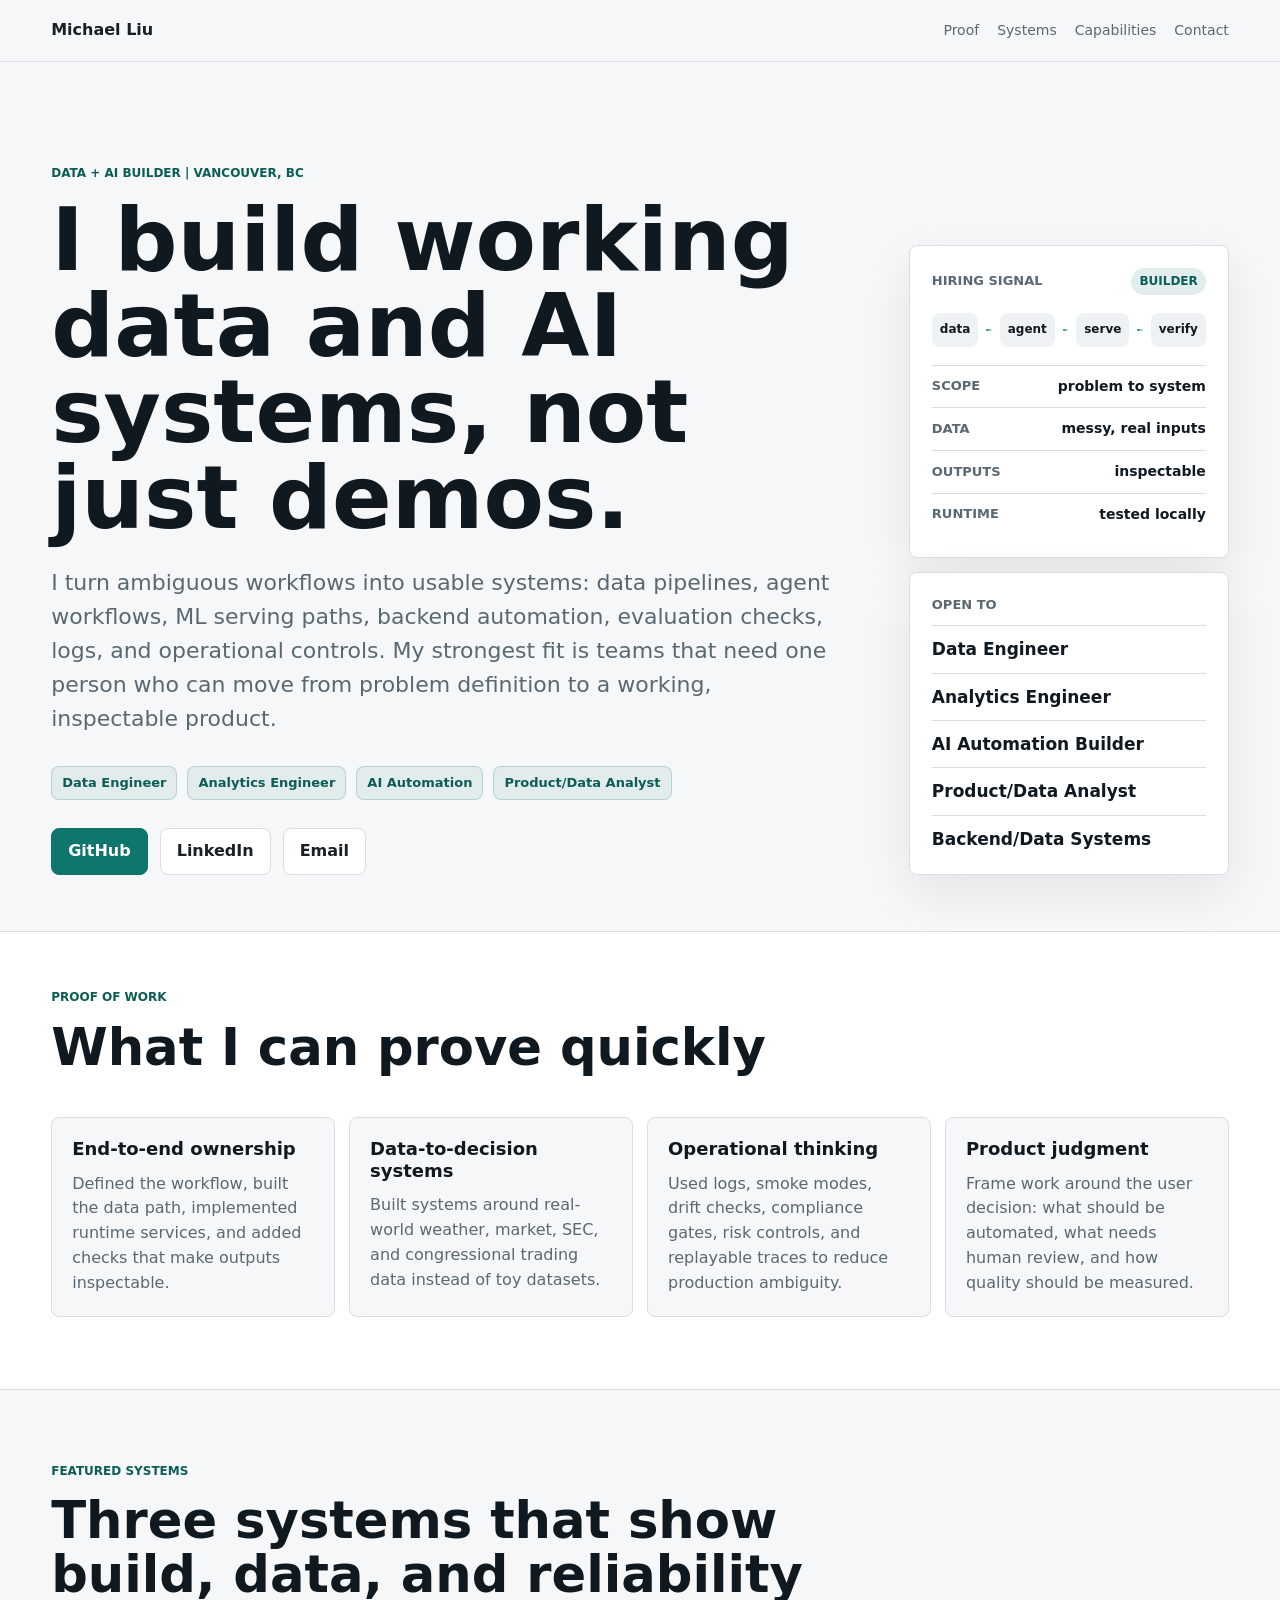
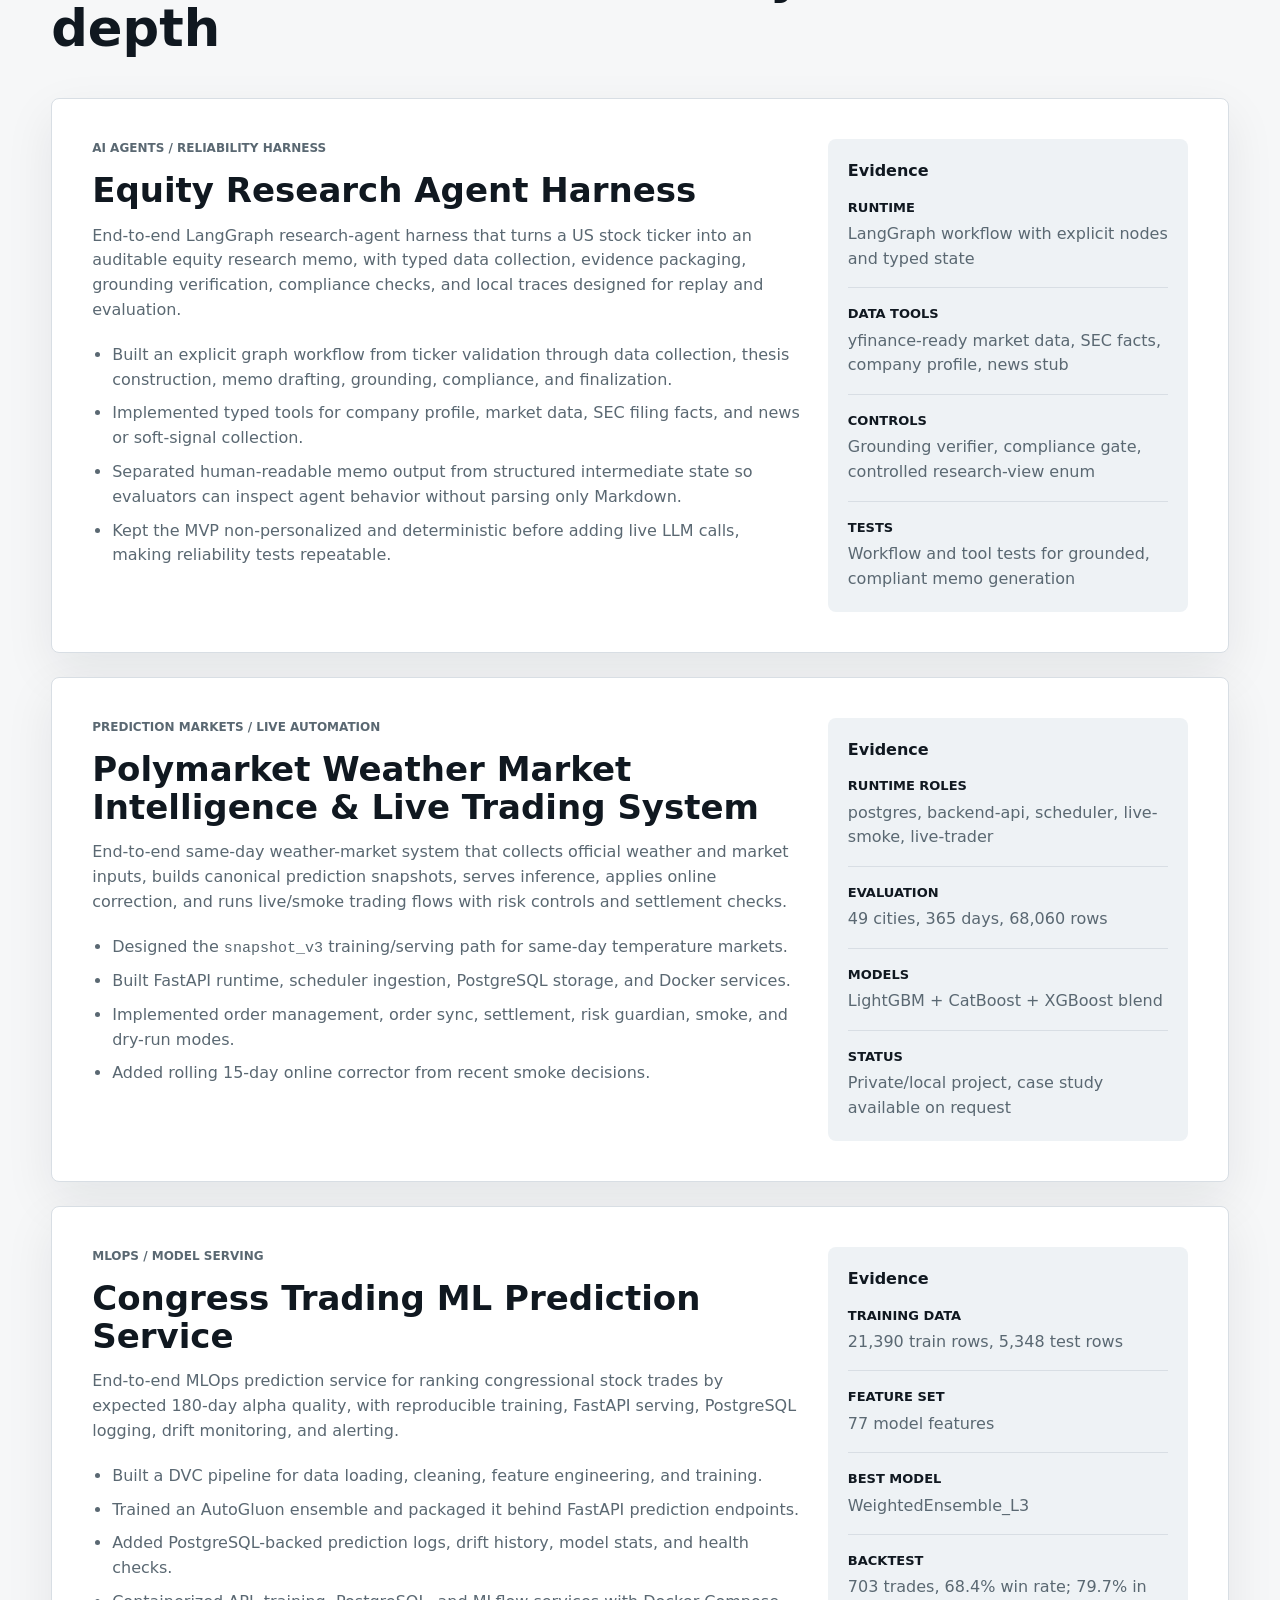
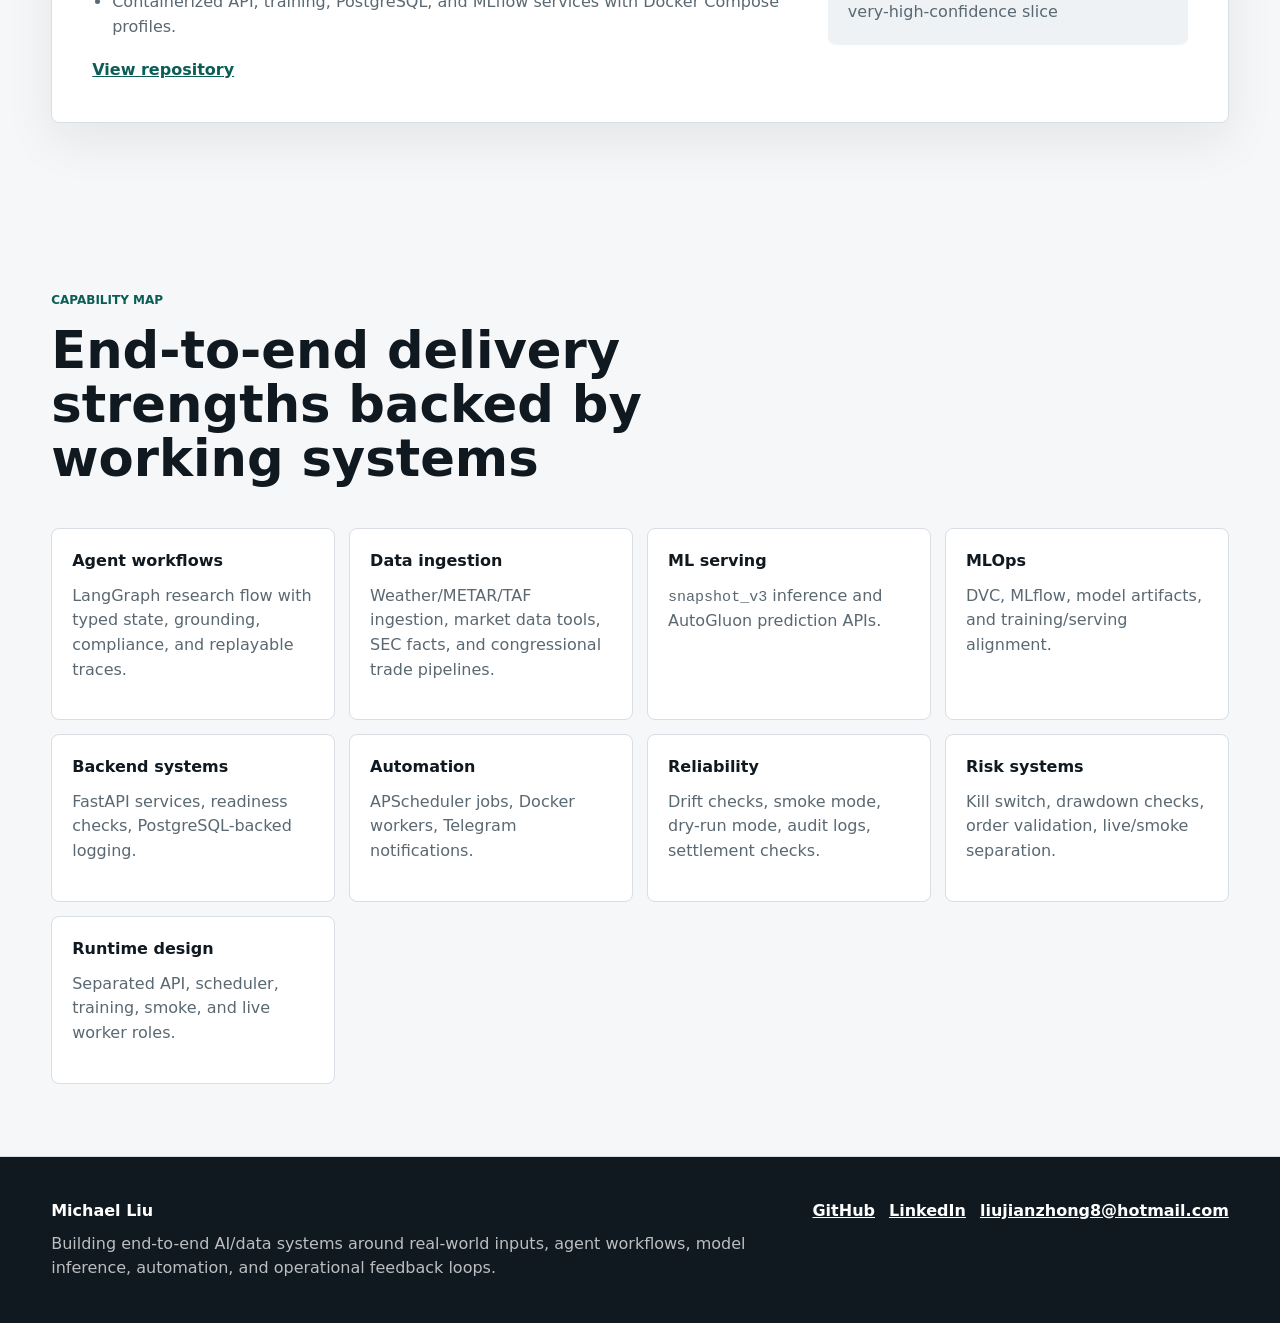
<file: index.html>
<!doctype html>
<html lang="en">
  <head>
    <meta charset="utf-8" />
    <meta name="viewport" content="width=device-width, initial-scale=1" />
    <meta
      name="description"
      content="Michael Liu - AI/Data Engineer building end-to-end agentic and ML systems from real-world data to auditable decisions."
    />
    <title>Michael Liu | AI/Data Engineer</title>
    <link rel="stylesheet" href="styles.css" />
  </head>
  <body>
    <header class="site-header">
      <a class="brand" href="#top" aria-label="Michael Liu home">Michael Liu</a>
      <nav class="nav" aria-label="Primary navigation">
        <a href="#proof">Proof</a>
        <a href="#systems">Systems</a>
        <a href="#capabilities">Capabilities</a>
        <a href="#contact">Contact</a>
      </nav>
    </header>

    <main id="top">
      <section class="hero" aria-labelledby="hero-title">
        <div class="hero-copy">
          <p class="eyebrow">Data + AI Builder | Vancouver, BC</p>
          <h1 id="hero-title">I build working data and AI systems, not just demos.</h1>
          <p class="hero-text">
            I turn ambiguous workflows into usable systems: data pipelines, agent workflows,
            ML serving paths, backend automation, evaluation checks, logs, and operational
            controls. My strongest fit is teams that need one person who can move from problem
            definition to a working, inspectable product.
          </p>
          <div class="fit-line" aria-label="Target roles">
            <span>Data Engineer</span>
            <span>Analytics Engineer</span>
            <span>AI Automation</span>
            <span>Product/Data Analyst</span>
          </div>
          <div class="hero-actions" aria-label="Contact and profile links">
            <a class="button primary" href="https://github.com/Michael-Full-Stack-Liu">GitHub</a>
            <a class="button" href="https://www.linkedin.com/in/michael-liu-21918932a/">LinkedIn</a>
            <a class="button" href="mailto:liujianzhong8@hotmail.com">Email</a>
          </div>
        </div>
        <aside class="hero-panel" aria-label="System runtime visual summary">
          <div class="runtime-card">
            <div class="runtime-head">
              <span>Hiring signal</span>
              <strong>builder</strong>
            </div>
            <div class="pipeline-visual" aria-hidden="true">
              <span>data</span>
              <i></i>
              <span>agent</span>
              <i></i>
              <span>serve</span>
              <i></i>
              <span>verify</span>
            </div>
            <div class="metric-row"><span>Scope</span><strong>problem to system</strong></div>
            <div class="metric-row"><span>Data</span><strong>messy, real inputs</strong></div>
            <div class="metric-row"><span>Outputs</span><strong>inspectable</strong></div>
            <div class="metric-row"><span>Runtime</span><strong>tested locally</strong></div>
          </div>
          <div class="role-card">
            <span>Open to</span>
            <strong>Data Engineer</strong>
            <strong>Analytics Engineer</strong>
            <strong>AI Automation Builder</strong>
            <strong>Product/Data Analyst</strong>
            <strong>Backend/Data Systems</strong>
          </div>
        </aside>
      </section>

      <section id="proof" class="proof-section" aria-labelledby="proof-title">
        <div class="section-heading">
          <p class="eyebrow">Proof of Work</p>
          <h2 id="proof-title">What I can prove quickly</h2>
        </div>
        <div class="proof-grid">
          <article>
            <span>End-to-end ownership</span>
            <p>Defined the workflow, built the data path, implemented runtime services, and added checks that make outputs inspectable.</p>
          </article>
          <article>
            <span>Data-to-decision systems</span>
            <p>Built systems around real-world weather, market, SEC, and congressional trading data instead of toy datasets.</p>
          </article>
          <article>
            <span>Operational thinking</span>
            <p>Used logs, smoke modes, drift checks, compliance gates, risk controls, and replayable traces to reduce production ambiguity.</p>
          </article>
          <article>
            <span>Product judgment</span>
            <p>Frame work around the user decision: what should be automated, what needs human review, and how quality should be measured.</p>
          </article>
        </div>
      </section>

      <section id="systems" class="section" aria-labelledby="systems-title">
        <div class="section-heading">
          <p class="eyebrow">Featured Systems</p>
          <h2 id="systems-title">Three systems that show build, data, and reliability depth</h2>
        </div>

        <article class="project">
          <div class="project-main">
            <p class="project-label">AI agents / reliability harness</p>
            <h3>Equity Research Agent Harness</h3>
            <p>
              End-to-end LangGraph research-agent harness that turns a US stock ticker into an
              auditable equity research memo, with typed data collection, evidence packaging,
              grounding verification, compliance checks, and local traces designed for replay and
              evaluation.
            </p>
            <ul>
              <li>Built an explicit graph workflow from ticker validation through data collection, thesis construction, memo drafting, grounding, compliance, and finalization.</li>
              <li>Implemented typed tools for company profile, market data, SEC filing facts, and news or soft-signal collection.</li>
              <li>Separated human-readable memo output from structured intermediate state so evaluators can inspect agent behavior without parsing only Markdown.</li>
              <li>Kept the MVP non-personalized and deterministic before adding live LLM calls, making reliability tests repeatable.</li>
            </ul>
          </div>
          <div class="project-evidence">
            <h4>Evidence</h4>
            <dl>
              <div><dt>Runtime</dt><dd>LangGraph workflow with explicit nodes and typed state</dd></div>
              <div><dt>Data tools</dt><dd>yfinance-ready market data, SEC facts, company profile, news stub</dd></div>
              <div><dt>Controls</dt><dd>Grounding verifier, compliance gate, controlled research-view enum</dd></div>
              <div><dt>Tests</dt><dd>Workflow and tool tests for grounded, compliant memo generation</dd></div>
            </dl>
          </div>
        </article>

        <article class="project">
          <div class="project-main">
            <p class="project-label">Prediction markets / live automation</p>
            <h3>Polymarket Weather Market Intelligence & Live Trading System</h3>
            <p>
              End-to-end same-day weather-market system that collects official weather and market
              inputs, builds canonical prediction snapshots, serves inference, applies online
              correction, and runs live/smoke trading flows with risk controls and settlement checks.
            </p>
            <ul>
              <li>Designed the <code>snapshot_v3</code> training/serving path for same-day temperature markets.</li>
              <li>Built FastAPI runtime, scheduler ingestion, PostgreSQL storage, and Docker services.</li>
              <li>Implemented order management, order sync, settlement, risk guardian, smoke, and dry-run modes.</li>
              <li>Added rolling 15-day online corrector from recent smoke decisions.</li>
            </ul>
          </div>
          <div class="project-evidence">
            <h4>Evidence</h4>
            <dl>
              <div><dt>Runtime roles</dt><dd>postgres, backend-api, scheduler, live-smoke, live-trader</dd></div>
              <div><dt>Evaluation</dt><dd>49 cities, 365 days, 68,060 rows</dd></div>
              <div><dt>Models</dt><dd>LightGBM + CatBoost + XGBoost blend</dd></div>
              <div><dt>Status</dt><dd>Private/local project, case study available on request</dd></div>
            </dl>
          </div>
        </article>

        <article class="project">
          <div class="project-main">
            <p class="project-label">MLOps / model serving</p>
            <h3>Congress Trading ML Prediction Service</h3>
            <p>
              End-to-end MLOps prediction service for ranking congressional stock trades by expected 180-day
              alpha quality, with reproducible training, FastAPI serving, PostgreSQL logging,
              drift monitoring, and alerting.
            </p>
            <ul>
              <li>Built a DVC pipeline for data loading, cleaning, feature engineering, and training.</li>
              <li>Trained an AutoGluon ensemble and packaged it behind FastAPI prediction endpoints.</li>
              <li>Added PostgreSQL-backed prediction logs, drift history, model stats, and health checks.</li>
              <li>Containerized API, training, PostgreSQL, and MLflow services with Docker Compose profiles.</li>
            </ul>
            <a class="text-link" href="https://github.com/Michael-Full-Stack-Liu/MyInvestGuide">View repository</a>
          </div>
          <div class="project-evidence">
            <h4>Evidence</h4>
            <dl>
              <div><dt>Training data</dt><dd>21,390 train rows, 5,348 test rows</dd></div>
              <div><dt>Feature set</dt><dd>77 model features</dd></div>
              <div><dt>Best model</dt><dd>WeightedEnsemble_L3</dd></div>
              <div><dt>Backtest</dt><dd>703 trades, 68.4% win rate; 79.7% in very-high-confidence slice</dd></div>
            </dl>
          </div>
        </article>
      </section>

      <section id="capabilities" class="section" aria-labelledby="capabilities-title">
        <div class="section-heading">
          <p class="eyebrow">Capability Map</p>
          <h2 id="capabilities-title">End-to-end delivery strengths backed by working systems</h2>
        </div>
        <div class="capability-grid">
          <div><span>Agent workflows</span><p>LangGraph research flow with typed state, grounding, compliance, and replayable traces.</p></div>
          <div><span>Data ingestion</span><p>Weather/METAR/TAF ingestion, market data tools, SEC facts, and congressional trade pipelines.</p></div>
          <div><span>ML serving</span><p><code>snapshot_v3</code> inference and AutoGluon prediction APIs.</p></div>
          <div><span>MLOps</span><p>DVC, MLflow, model artifacts, and training/serving alignment.</p></div>
          <div><span>Backend systems</span><p>FastAPI services, readiness checks, PostgreSQL-backed logging.</p></div>
          <div><span>Automation</span><p>APScheduler jobs, Docker workers, Telegram notifications.</p></div>
          <div><span>Reliability</span><p>Drift checks, smoke mode, dry-run mode, audit logs, settlement checks.</p></div>
          <div><span>Risk systems</span><p>Kill switch, drawdown checks, order validation, live/smoke separation.</p></div>
          <div><span>Runtime design</span><p>Separated API, scheduler, training, smoke, and live worker roles.</p></div>
        </div>
      </section>
    </main>

    <footer id="contact" class="footer">
      <div>
        <strong>Michael Liu</strong>
        <p>Building end-to-end AI/data systems around real-world inputs, agent workflows, model inference, automation, and operational feedback loops.</p>
      </div>
      <div class="footer-links">
        <a href="https://github.com/Michael-Full-Stack-Liu">GitHub</a>
        <a href="https://www.linkedin.com/in/michael-liu-21918932a/">LinkedIn</a>
        <a href="mailto:liujianzhong8@hotmail.com">liujianzhong8@hotmail.com</a>
      </div>
    </footer>
  </body>
</html>
</file>
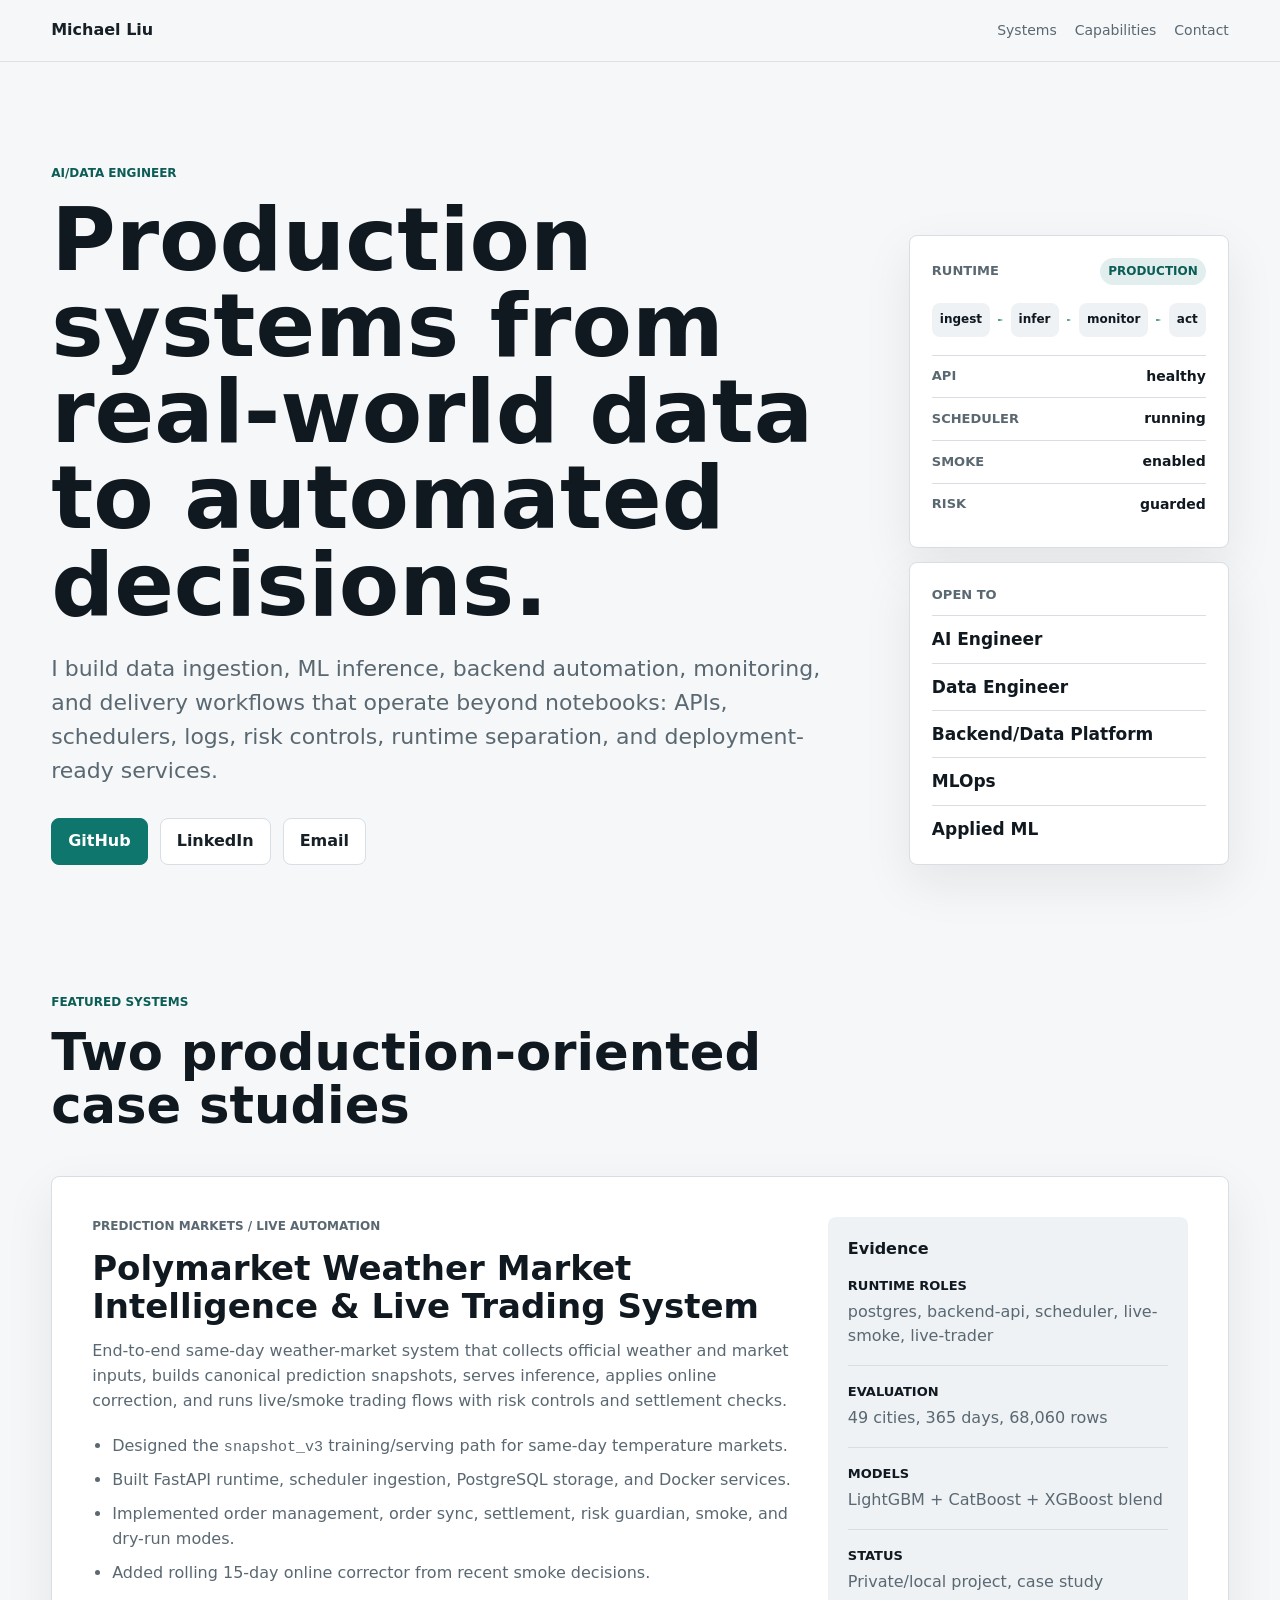
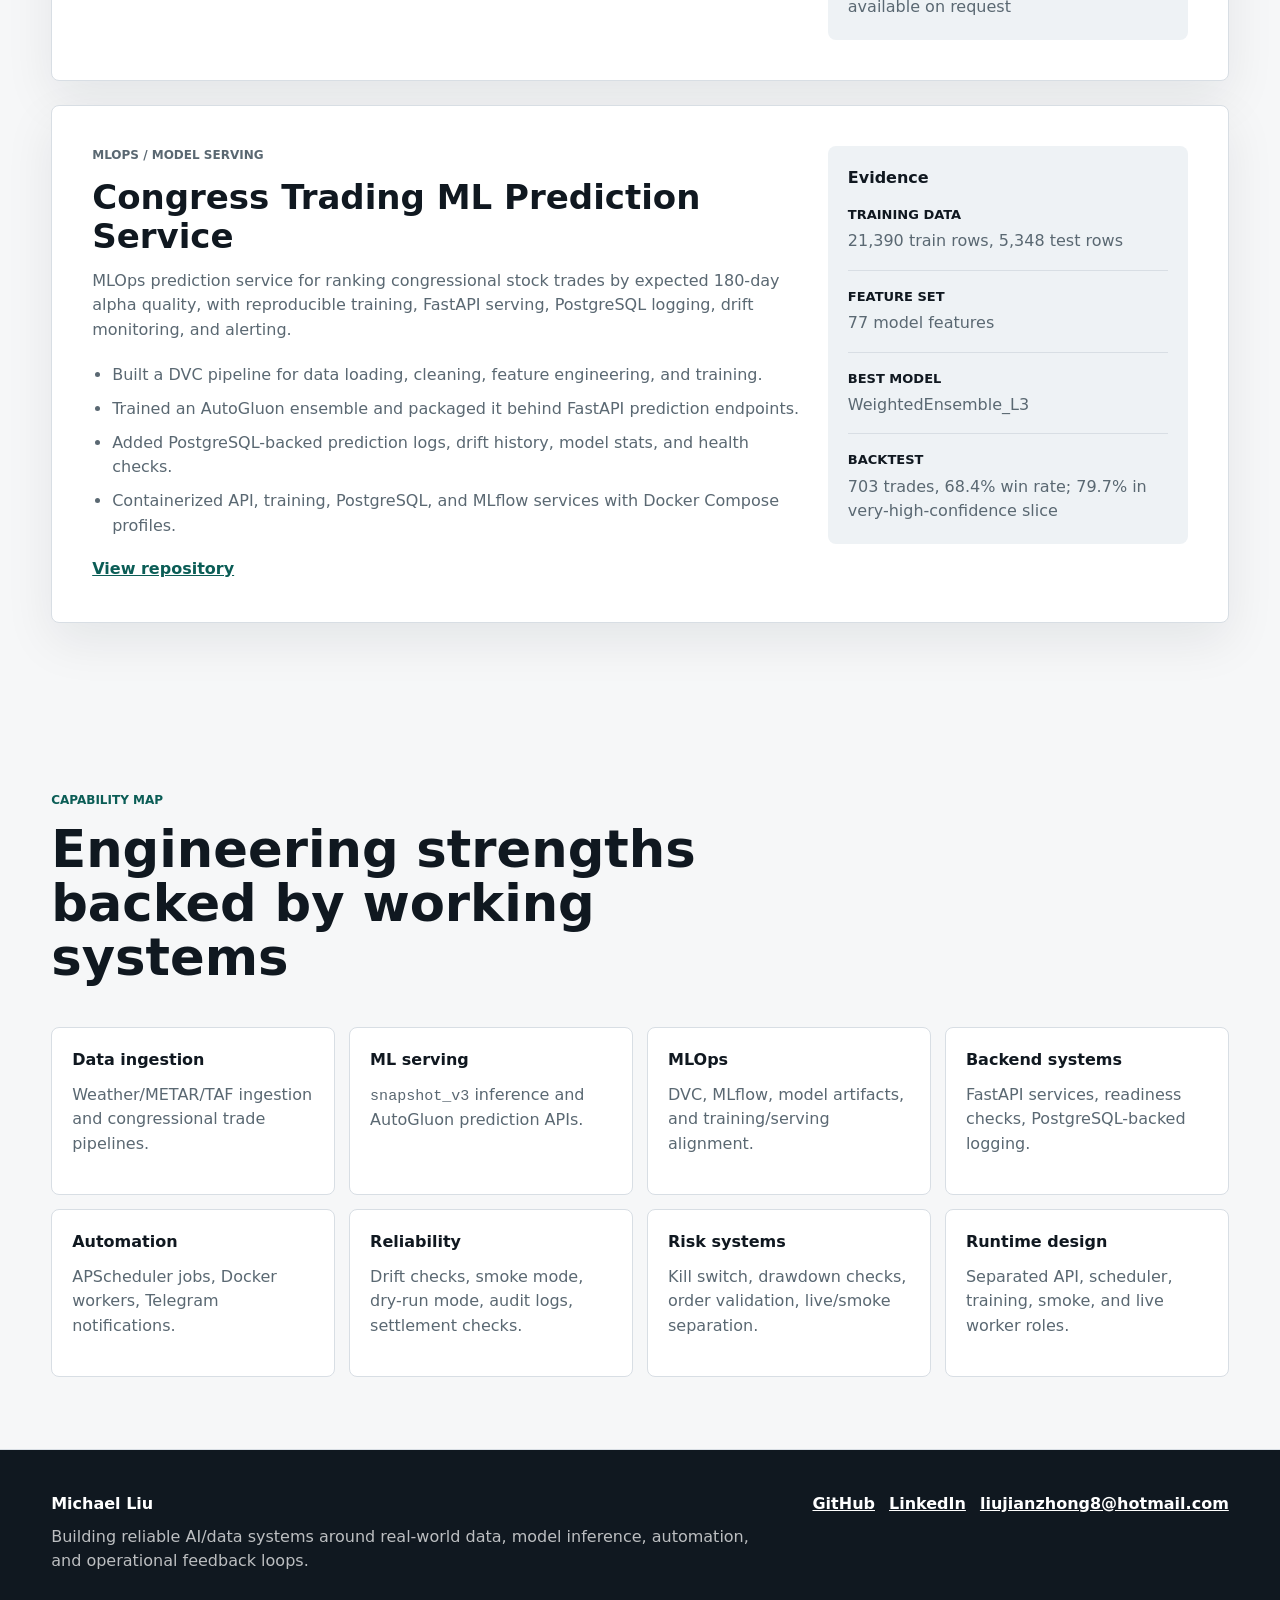
<file: github-io-site/index.html>
<!doctype html>
<html lang="en">
  <head>
    <meta charset="utf-8" />
    <meta name="viewport" content="width=device-width, initial-scale=1" />
    <meta
      name="description"
      content="Michael Liu - AI/Data Engineer building production-minded systems from real-world data to inference, monitoring, and action."
    />
    <title>Michael Liu | AI/Data Engineer</title>
    <link rel="stylesheet" href="styles.css" />
  </head>
  <body>
    <header class="site-header">
      <a class="brand" href="#top" aria-label="Michael Liu home">Michael Liu</a>
      <nav class="nav" aria-label="Primary navigation">
        <a href="#systems">Systems</a>
        <a href="#capabilities">Capabilities</a>
        <a href="#contact">Contact</a>
      </nav>
    </header>

    <main id="top">
      <section class="hero" aria-labelledby="hero-title">
        <div class="hero-copy">
          <p class="eyebrow">AI/Data Engineer</p>
          <h1 id="hero-title">Production systems from real-world data to automated decisions.</h1>
          <p class="hero-text">
            I build data ingestion, ML inference, backend automation, monitoring, and delivery
            workflows that operate beyond notebooks: APIs, schedulers, logs, risk controls,
            runtime separation, and deployment-ready services.
          </p>
          <div class="hero-actions" aria-label="Contact and profile links">
            <a class="button primary" href="https://github.com/Michael-Full-Stack-Liu">GitHub</a>
            <a class="button" href="https://www.linkedin.com/in/michael-liu-21918932a/">LinkedIn</a>
            <a class="button" href="mailto:liujianzhong8@hotmail.com">Email</a>
          </div>
        </div>
        <aside class="hero-panel" aria-label="System runtime visual summary">
          <div class="runtime-card">
            <div class="runtime-head">
              <span>Runtime</span>
              <strong>production</strong>
            </div>
            <div class="pipeline-visual" aria-hidden="true">
              <span>ingest</span>
              <i></i>
              <span>infer</span>
              <i></i>
              <span>monitor</span>
              <i></i>
              <span>act</span>
            </div>
            <div class="metric-row"><span>API</span><strong>healthy</strong></div>
            <div class="metric-row"><span>Scheduler</span><strong>running</strong></div>
            <div class="metric-row"><span>Smoke</span><strong>enabled</strong></div>
            <div class="metric-row"><span>Risk</span><strong>guarded</strong></div>
          </div>
          <div class="role-card">
            <span>Open to</span>
            <strong>AI Engineer</strong>
            <strong>Data Engineer</strong>
            <strong>Backend/Data Platform</strong>
            <strong>MLOps</strong>
            <strong>Applied ML</strong>
          </div>
        </aside>
      </section>

      <section id="systems" class="section" aria-labelledby="systems-title">
        <div class="section-heading">
          <p class="eyebrow">Featured Systems</p>
          <h2 id="systems-title">Two production-oriented case studies</h2>
        </div>

        <article class="project">
          <div class="project-main">
            <p class="project-label">Prediction markets / live automation</p>
            <h3>Polymarket Weather Market Intelligence & Live Trading System</h3>
            <p>
              End-to-end same-day weather-market system that collects official weather and market
              inputs, builds canonical prediction snapshots, serves inference, applies online
              correction, and runs live/smoke trading flows with risk controls and settlement checks.
            </p>
            <ul>
              <li>Designed the <code>snapshot_v3</code> training/serving path for same-day temperature markets.</li>
              <li>Built FastAPI runtime, scheduler ingestion, PostgreSQL storage, and Docker services.</li>
              <li>Implemented order management, order sync, settlement, risk guardian, smoke, and dry-run modes.</li>
              <li>Added rolling 15-day online corrector from recent smoke decisions.</li>
            </ul>
          </div>
          <div class="project-evidence">
            <h4>Evidence</h4>
            <dl>
              <div><dt>Runtime roles</dt><dd>postgres, backend-api, scheduler, live-smoke, live-trader</dd></div>
              <div><dt>Evaluation</dt><dd>49 cities, 365 days, 68,060 rows</dd></div>
              <div><dt>Models</dt><dd>LightGBM + CatBoost + XGBoost blend</dd></div>
              <div><dt>Status</dt><dd>Private/local project, case study available on request</dd></div>
            </dl>
          </div>
        </article>

        <article class="project">
          <div class="project-main">
            <p class="project-label">MLOps / model serving</p>
            <h3>Congress Trading ML Prediction Service</h3>
            <p>
              MLOps prediction service for ranking congressional stock trades by expected 180-day
              alpha quality, with reproducible training, FastAPI serving, PostgreSQL logging,
              drift monitoring, and alerting.
            </p>
            <ul>
              <li>Built a DVC pipeline for data loading, cleaning, feature engineering, and training.</li>
              <li>Trained an AutoGluon ensemble and packaged it behind FastAPI prediction endpoints.</li>
              <li>Added PostgreSQL-backed prediction logs, drift history, model stats, and health checks.</li>
              <li>Containerized API, training, PostgreSQL, and MLflow services with Docker Compose profiles.</li>
            </ul>
            <a class="text-link" href="https://github.com/Michael-Full-Stack-Liu/MyInvestGuide">View repository</a>
          </div>
          <div class="project-evidence">
            <h4>Evidence</h4>
            <dl>
              <div><dt>Training data</dt><dd>21,390 train rows, 5,348 test rows</dd></div>
              <div><dt>Feature set</dt><dd>77 model features</dd></div>
              <div><dt>Best model</dt><dd>WeightedEnsemble_L3</dd></div>
              <div><dt>Backtest</dt><dd>703 trades, 68.4% win rate; 79.7% in very-high-confidence slice</dd></div>
            </dl>
          </div>
        </article>
      </section>

      <section id="capabilities" class="section" aria-labelledby="capabilities-title">
        <div class="section-heading">
          <p class="eyebrow">Capability Map</p>
          <h2 id="capabilities-title">Engineering strengths backed by working systems</h2>
        </div>
        <div class="capability-grid">
          <div><span>Data ingestion</span><p>Weather/METAR/TAF ingestion and congressional trade pipelines.</p></div>
          <div><span>ML serving</span><p><code>snapshot_v3</code> inference and AutoGluon prediction APIs.</p></div>
          <div><span>MLOps</span><p>DVC, MLflow, model artifacts, and training/serving alignment.</p></div>
          <div><span>Backend systems</span><p>FastAPI services, readiness checks, PostgreSQL-backed logging.</p></div>
          <div><span>Automation</span><p>APScheduler jobs, Docker workers, Telegram notifications.</p></div>
          <div><span>Reliability</span><p>Drift checks, smoke mode, dry-run mode, audit logs, settlement checks.</p></div>
          <div><span>Risk systems</span><p>Kill switch, drawdown checks, order validation, live/smoke separation.</p></div>
          <div><span>Runtime design</span><p>Separated API, scheduler, training, smoke, and live worker roles.</p></div>
        </div>
      </section>
    </main>

    <footer id="contact" class="footer">
      <div>
        <strong>Michael Liu</strong>
        <p>Building reliable AI/data systems around real-world data, model inference, automation, and operational feedback loops.</p>
      </div>
      <div class="footer-links">
        <a href="https://github.com/Michael-Full-Stack-Liu">GitHub</a>
        <a href="https://www.linkedin.com/in/michael-liu-21918932a/">LinkedIn</a>
        <a href="mailto:liujianzhong8@hotmail.com">liujianzhong8@hotmail.com</a>
      </div>
    </footer>
  </body>
</html>
</file>
<file: styles.css>
:root {
  color-scheme: light;
  --bg: #f6f7f8;
  --surface: #ffffff;
  --surface-2: #eef2f5;
  --text: #172026;
  --muted: #5a6872;
  --line: #d8dee4;
  --accent: #0f766e;
  --accent-dark: #0b5d56;
  --ink: #101820;
  --shadow: 0 18px 50px rgba(16, 24, 32, 0.08);
}

* {
  box-sizing: border-box;
}

html {
  scroll-behavior: smooth;
}

body {
  margin: 0;
  background: var(--bg);
  color: var(--text);
  font-family:
    Inter, ui-sans-serif, system-ui, -apple-system, BlinkMacSystemFont, "Segoe UI",
    sans-serif;
  line-height: 1.55;
}

a {
  color: inherit;
}

code {
  font-family: "SFMono-Regular", Consolas, "Liberation Mono", monospace;
  font-size: 0.94em;
}

.site-header {
  position: sticky;
  top: 0;
  z-index: 20;
  display: flex;
  align-items: center;
  justify-content: space-between;
  gap: 24px;
  width: 100%;
  padding: 18px clamp(20px, 4vw, 64px);
  border-bottom: 1px solid rgba(216, 222, 228, 0.85);
  background: rgba(246, 247, 248, 0.92);
  backdrop-filter: blur(16px);
}

.brand {
  font-weight: 750;
  text-decoration: none;
}

.nav {
  display: flex;
  align-items: center;
  gap: 18px;
  color: var(--muted);
  font-size: 14px;
}

.nav a {
  text-decoration: none;
}

.nav a:hover,
.text-link:hover {
  color: var(--accent-dark);
}

.hero {
  display: grid;
  grid-template-columns: minmax(0, 1fr) 320px;
  gap: clamp(28px, 5vw, 72px);
  align-items: end;
  min-height: calc(100vh - 72px);
  padding: clamp(56px, 8vw, 112px) clamp(20px, 4vw, 64px) 56px;
}

.hero-copy {
  max-width: 960px;
}

.eyebrow,
.project-label {
  margin: 0 0 14px;
  color: var(--accent-dark);
  font-size: 12px;
  font-weight: 800;
  letter-spacing: 0;
  text-transform: uppercase;
}

h1,
h2,
h3,
h4,
p {
  margin-top: 0;
}

h1 {
  max-width: 980px;
  margin-bottom: 24px;
  color: var(--ink);
  font-size: clamp(42px, 7vw, 88px);
  line-height: 0.98;
  letter-spacing: 0;
}

.hero-text {
  max-width: 800px;
  margin-bottom: 30px;
  color: var(--muted);
  font-size: clamp(18px, 2.1vw, 22px);
}

.hero-actions {
  display: flex;
  flex-wrap: wrap;
  gap: 12px;
}

.fit-line {
  display: flex;
  flex-wrap: wrap;
  gap: 10px;
  margin: 0 0 28px;
}

.fit-line span {
  display: inline-flex;
  min-height: 34px;
  align-items: center;
  padding: 6px 10px;
  border: 1px solid rgba(15, 118, 110, 0.22);
  border-radius: 8px;
  background: rgba(15, 118, 110, 0.08);
  color: var(--accent-dark);
  font-size: 13px;
  font-weight: 800;
}

.button {
  display: inline-flex;
  min-height: 44px;
  align-items: center;
  justify-content: center;
  padding: 10px 16px;
  border: 1px solid var(--line);
  border-radius: 8px;
  background: var(--surface);
  color: var(--text);
  font-weight: 700;
  text-decoration: none;
}

.button.primary {
  border-color: var(--accent);
  background: var(--accent);
  color: #ffffff;
}

.hero-panel {
  display: grid;
  gap: 14px;
}

.runtime-card,
.role-card {
  padding: 22px;
  border: 1px solid var(--line);
  border-radius: 8px;
  background: var(--surface);
  box-shadow: var(--shadow);
}

.hero-panel span,
.runtime-head span {
  color: var(--muted);
  font-size: 13px;
  font-weight: 700;
  text-transform: uppercase;
}

.role-card {
  display: grid;
  gap: 10px;
}

.role-card strong {
  padding-top: 10px;
  border-top: 1px solid var(--line);
  color: var(--ink);
  font-size: 17px;
}

.runtime-head {
  display: flex;
  align-items: center;
  justify-content: space-between;
  gap: 16px;
  margin-bottom: 18px;
}

.runtime-head strong {
  padding: 4px 8px;
  border-radius: 999px;
  background: rgba(15, 118, 110, 0.12);
  color: var(--accent-dark);
  font-size: 12px;
  text-transform: uppercase;
}

.pipeline-visual {
  display: grid;
  grid-template-columns: auto 1fr auto 1fr auto 1fr auto;
  align-items: center;
  gap: 8px;
  margin-bottom: 18px;
}

.pipeline-visual span {
  display: inline-flex;
  min-height: 34px;
  align-items: center;
  justify-content: center;
  padding: 6px 8px;
  border-radius: 8px;
  background: var(--surface-2);
  color: var(--ink);
  font-size: 12px;
  font-weight: 800;
  text-transform: none;
}

.pipeline-visual i {
  display: block;
  height: 2px;
  border-radius: 999px;
  background: linear-gradient(90deg, var(--accent), rgba(15, 118, 110, 0.14));
}

.metric-row {
  display: flex;
  align-items: center;
  justify-content: space-between;
  gap: 16px;
  padding: 10px 0;
  border-top: 1px solid var(--line);
}

.metric-row strong {
  color: var(--ink);
  font-size: 14px;
}

.section {
  padding: 72px clamp(20px, 4vw, 64px);
}

.proof-section {
  padding: 56px clamp(20px, 4vw, 64px) 72px;
  border-top: 1px solid var(--line);
  border-bottom: 1px solid var(--line);
  background: var(--surface);
}

.section-heading {
  max-width: 780px;
  margin-bottom: 28px;
}

h2 {
  color: var(--ink);
  font-size: clamp(30px, 4vw, 52px);
  line-height: 1.05;
  letter-spacing: 0;
}

.proof-grid {
  display: grid;
  grid-template-columns: repeat(4, minmax(0, 1fr));
  gap: 14px;
}

.proof-grid article {
  min-height: 190px;
  padding: 20px;
  border: 1px solid var(--line);
  border-radius: 8px;
  background: var(--bg);
}

.proof-grid span {
  display: block;
  margin-bottom: 12px;
  color: var(--ink);
  font-size: 18px;
  font-weight: 850;
  line-height: 1.2;
}

.proof-grid p {
  margin-bottom: 0;
  color: var(--muted);
}

.project {
  display: grid;
  grid-template-columns: minmax(0, 1fr) 360px;
  gap: 28px;
  align-items: start;
  margin-bottom: 24px;
  padding: clamp(24px, 4vw, 40px);
  border: 1px solid var(--line);
  border-radius: 8px;
  background: var(--surface);
  box-shadow: var(--shadow);
}

.project h3 {
  margin-bottom: 14px;
  color: var(--ink);
  font-size: clamp(24px, 3vw, 34px);
  line-height: 1.12;
}

.project p,
.project li,
.project dd,
.capability-grid p,
.footer p {
  color: var(--muted);
}

.project ul {
  margin: 20px 0 0;
  padding-left: 20px;
}

.project li + li {
  margin-top: 9px;
}

.project-evidence {
  padding: 20px;
  border-radius: 8px;
  background: var(--surface-2);
}

.project-evidence h4 {
  margin-bottom: 14px;
  color: var(--ink);
  font-size: 16px;
}

dl,
dd {
  margin: 0;
}

.project-evidence div + div {
  margin-top: 16px;
  padding-top: 16px;
  border-top: 1px solid var(--line);
}

dt {
  margin-bottom: 4px;
  color: var(--ink);
  font-size: 13px;
  font-weight: 800;
  text-transform: uppercase;
}

.text-link {
  display: inline-flex;
  margin-top: 18px;
  color: var(--accent-dark);
  font-weight: 800;
}

.capability-grid {
  display: grid;
  grid-template-columns: repeat(4, minmax(0, 1fr));
  gap: 14px;
}

.capability-grid div {
  min-height: 168px;
  padding: 20px;
  border: 1px solid var(--line);
  border-radius: 8px;
  background: var(--surface);
}

.capability-grid span {
  display: block;
  margin-bottom: 10px;
  color: var(--ink);
  font-weight: 800;
}

.footer {
  display: flex;
  justify-content: space-between;
  gap: 32px;
  padding: 42px clamp(20px, 4vw, 64px);
  border-top: 1px solid var(--line);
  background: var(--ink);
  color: #ffffff;
}

.footer p {
  max-width: 720px;
  margin: 8px 0 0;
  color: rgba(255, 255, 255, 0.72);
}

.footer-links {
  display: flex;
  flex-wrap: wrap;
  gap: 14px;
  align-content: start;
  justify-content: flex-end;
}

.footer-links a {
  color: #ffffff;
  font-weight: 700;
}

@media (max-width: 980px) {
  .hero,
  .project {
    grid-template-columns: 1fr;
  }

  .hero {
    min-height: auto;
  }

  .hero-panel {
    max-width: 520px;
  }

  .capability-grid {
    grid-template-columns: repeat(2, minmax(0, 1fr));
  }

  .proof-grid {
    grid-template-columns: repeat(2, minmax(0, 1fr));
  }
}

@media (max-width: 640px) {
  .site-header {
    align-items: flex-start;
    flex-direction: column;
  }

  .nav {
    width: 100%;
    justify-content: space-between;
  }

  .hero {
    padding-top: 44px;
  }

  .hero-actions,
  .footer,
  .footer-links {
    flex-direction: column;
    align-items: stretch;
  }

  .button {
    width: 100%;
  }

  .capability-grid {
    grid-template-columns: 1fr;
  }

  .proof-grid {
    grid-template-columns: 1fr;
  }
}
</file>
<file: github-io-site/styles.css>
:root {
  color-scheme: light;
  --bg: #f6f7f8;
  --surface: #ffffff;
  --surface-2: #eef2f5;
  --text: #172026;
  --muted: #5a6872;
  --line: #d8dee4;
  --accent: #0f766e;
  --accent-dark: #0b5d56;
  --ink: #101820;
  --shadow: 0 18px 50px rgba(16, 24, 32, 0.08);
}

* {
  box-sizing: border-box;
}

html {
  scroll-behavior: smooth;
}

body {
  margin: 0;
  background: var(--bg);
  color: var(--text);
  font-family:
    Inter, ui-sans-serif, system-ui, -apple-system, BlinkMacSystemFont, "Segoe UI",
    sans-serif;
  line-height: 1.55;
}

a {
  color: inherit;
}

code {
  font-family: "SFMono-Regular", Consolas, "Liberation Mono", monospace;
  font-size: 0.94em;
}

.site-header {
  position: sticky;
  top: 0;
  z-index: 20;
  display: flex;
  align-items: center;
  justify-content: space-between;
  gap: 24px;
  width: 100%;
  padding: 18px clamp(20px, 4vw, 64px);
  border-bottom: 1px solid rgba(216, 222, 228, 0.85);
  background: rgba(246, 247, 248, 0.92);
  backdrop-filter: blur(16px);
}

.brand {
  font-weight: 750;
  text-decoration: none;
}

.nav {
  display: flex;
  align-items: center;
  gap: 18px;
  color: var(--muted);
  font-size: 14px;
}

.nav a {
  text-decoration: none;
}

.nav a:hover,
.text-link:hover {
  color: var(--accent-dark);
}

.hero {
  display: grid;
  grid-template-columns: minmax(0, 1fr) 320px;
  gap: clamp(28px, 5vw, 72px);
  align-items: end;
  min-height: calc(100vh - 72px);
  padding: clamp(56px, 8vw, 112px) clamp(20px, 4vw, 64px) 56px;
}

.hero-copy {
  max-width: 960px;
}

.eyebrow,
.project-label {
  margin: 0 0 14px;
  color: var(--accent-dark);
  font-size: 12px;
  font-weight: 800;
  letter-spacing: 0;
  text-transform: uppercase;
}

h1,
h2,
h3,
h4,
p {
  margin-top: 0;
}

h1 {
  max-width: 980px;
  margin-bottom: 24px;
  color: var(--ink);
  font-size: clamp(42px, 7vw, 88px);
  line-height: 0.98;
  letter-spacing: 0;
}

.hero-text {
  max-width: 800px;
  margin-bottom: 30px;
  color: var(--muted);
  font-size: clamp(18px, 2.1vw, 22px);
}

.hero-actions {
  display: flex;
  flex-wrap: wrap;
  gap: 12px;
}

.button {
  display: inline-flex;
  min-height: 44px;
  align-items: center;
  justify-content: center;
  padding: 10px 16px;
  border: 1px solid var(--line);
  border-radius: 8px;
  background: var(--surface);
  color: var(--text);
  font-weight: 700;
  text-decoration: none;
}

.button.primary {
  border-color: var(--accent);
  background: var(--accent);
  color: #ffffff;
}

.hero-panel {
  display: grid;
  gap: 14px;
}

.runtime-card,
.role-card {
  padding: 22px;
  border: 1px solid var(--line);
  border-radius: 8px;
  background: var(--surface);
  box-shadow: var(--shadow);
}

.hero-panel span,
.runtime-head span {
  color: var(--muted);
  font-size: 13px;
  font-weight: 700;
  text-transform: uppercase;
}

.role-card {
  display: grid;
  gap: 10px;
}

.role-card strong {
  padding-top: 10px;
  border-top: 1px solid var(--line);
  color: var(--ink);
  font-size: 17px;
}

.runtime-head {
  display: flex;
  align-items: center;
  justify-content: space-between;
  gap: 16px;
  margin-bottom: 18px;
}

.runtime-head strong {
  padding: 4px 8px;
  border-radius: 999px;
  background: rgba(15, 118, 110, 0.12);
  color: var(--accent-dark);
  font-size: 12px;
  text-transform: uppercase;
}

.pipeline-visual {
  display: grid;
  grid-template-columns: auto 1fr auto 1fr auto 1fr auto;
  align-items: center;
  gap: 8px;
  margin-bottom: 18px;
}

.pipeline-visual span {
  display: inline-flex;
  min-height: 34px;
  align-items: center;
  justify-content: center;
  padding: 6px 8px;
  border-radius: 8px;
  background: var(--surface-2);
  color: var(--ink);
  font-size: 12px;
  font-weight: 800;
  text-transform: none;
}

.pipeline-visual i {
  display: block;
  height: 2px;
  border-radius: 999px;
  background: linear-gradient(90deg, var(--accent), rgba(15, 118, 110, 0.14));
}

.metric-row {
  display: flex;
  align-items: center;
  justify-content: space-between;
  gap: 16px;
  padding: 10px 0;
  border-top: 1px solid var(--line);
}

.metric-row strong {
  color: var(--ink);
  font-size: 14px;
}

.section {
  padding: 72px clamp(20px, 4vw, 64px);
}

.section-heading {
  max-width: 780px;
  margin-bottom: 28px;
}

h2 {
  color: var(--ink);
  font-size: clamp(30px, 4vw, 52px);
  line-height: 1.05;
  letter-spacing: 0;
}

.project {
  display: grid;
  grid-template-columns: minmax(0, 1fr) 360px;
  gap: 28px;
  align-items: start;
  margin-bottom: 24px;
  padding: clamp(24px, 4vw, 40px);
  border: 1px solid var(--line);
  border-radius: 8px;
  background: var(--surface);
  box-shadow: var(--shadow);
}

.project h3 {
  margin-bottom: 14px;
  color: var(--ink);
  font-size: clamp(24px, 3vw, 34px);
  line-height: 1.12;
}

.project p,
.project li,
.project dd,
.capability-grid p,
.footer p {
  color: var(--muted);
}

.project ul {
  margin: 20px 0 0;
  padding-left: 20px;
}

.project li + li {
  margin-top: 9px;
}

.project-evidence {
  padding: 20px;
  border-radius: 8px;
  background: var(--surface-2);
}

.project-evidence h4 {
  margin-bottom: 14px;
  color: var(--ink);
  font-size: 16px;
}

dl,
dd {
  margin: 0;
}

.project-evidence div + div {
  margin-top: 16px;
  padding-top: 16px;
  border-top: 1px solid var(--line);
}

dt {
  margin-bottom: 4px;
  color: var(--ink);
  font-size: 13px;
  font-weight: 800;
  text-transform: uppercase;
}

.text-link {
  display: inline-flex;
  margin-top: 18px;
  color: var(--accent-dark);
  font-weight: 800;
}

.capability-grid {
  display: grid;
  grid-template-columns: repeat(4, minmax(0, 1fr));
  gap: 14px;
}

.capability-grid div {
  min-height: 168px;
  padding: 20px;
  border: 1px solid var(--line);
  border-radius: 8px;
  background: var(--surface);
}

.capability-grid span {
  display: block;
  margin-bottom: 10px;
  color: var(--ink);
  font-weight: 800;
}

.footer {
  display: flex;
  justify-content: space-between;
  gap: 32px;
  padding: 42px clamp(20px, 4vw, 64px);
  border-top: 1px solid var(--line);
  background: var(--ink);
  color: #ffffff;
}

.footer p {
  max-width: 720px;
  margin: 8px 0 0;
  color: rgba(255, 255, 255, 0.72);
}

.footer-links {
  display: flex;
  flex-wrap: wrap;
  gap: 14px;
  align-content: start;
  justify-content: flex-end;
}

.footer-links a {
  color: #ffffff;
  font-weight: 700;
}

@media (max-width: 980px) {
  .hero,
  .project {
    grid-template-columns: 1fr;
  }

  .hero {
    min-height: auto;
  }

  .hero-panel {
    max-width: 520px;
  }

  .capability-grid {
    grid-template-columns: repeat(2, minmax(0, 1fr));
  }
}

@media (max-width: 640px) {
  .site-header {
    align-items: flex-start;
    flex-direction: column;
  }

  .nav {
    width: 100%;
    justify-content: space-between;
  }

  .hero {
    padding-top: 44px;
  }

  .hero-actions,
  .footer,
  .footer-links {
    flex-direction: column;
    align-items: stretch;
  }

  .button {
    width: 100%;
  }

  .capability-grid {
    grid-template-columns: 1fr;
  }
}
</file>
